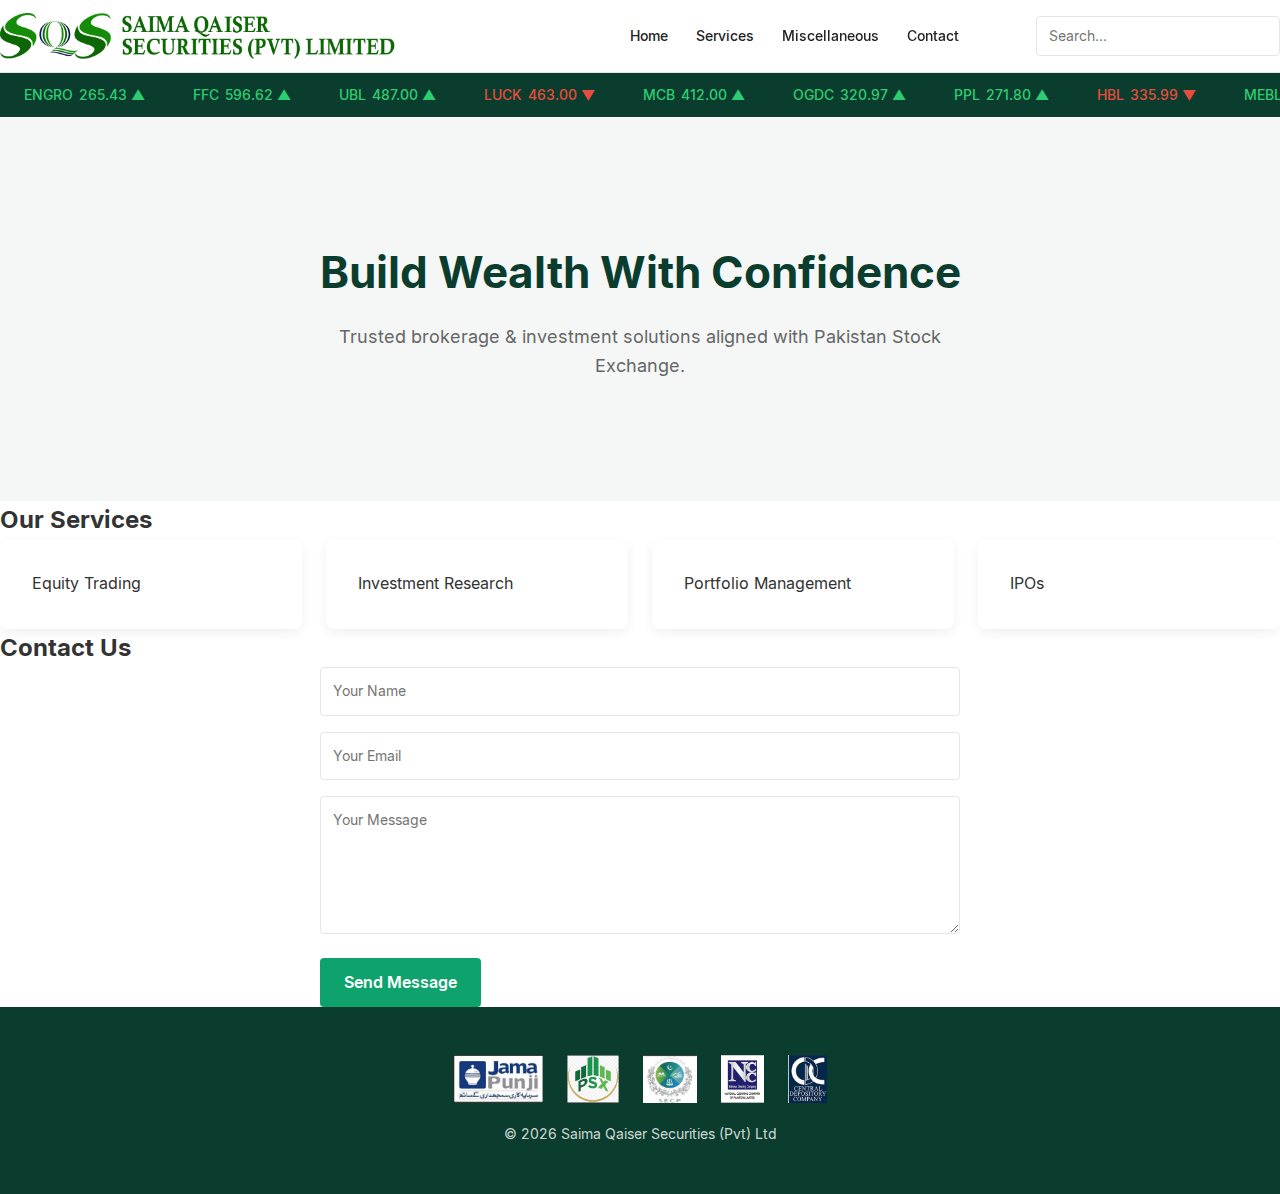
<file: index.html>
<!DOCTYPE html>
<html lang="en">
<head>
  <meta charset="UTF-8" />
  <title>Saima Qaiser Securities (Pvt) Ltd</title>

  <meta name="viewport" content="width=device-width, initial-scale=1" />
  <meta name="description" content="Saima Qaiser Securities (Pvt) Ltd – Pakistan Stock Exchange brokerage & investment services." />
  <meta name="author" content="Saima Qaiser Securities" />

  <!-- Fonts -->
  <link rel="stylesheet" href="assets/fonts/inter/inter.css" />

  <!-- CSS -->
  <link rel="stylesheet" href="assets/css/reset.css" />
  <link rel="stylesheet" href="assets/css/variables.css" />
  <link rel="stylesheet" href="assets/css/animations.css" />
  <link rel="stylesheet" href="assets/css/style.css" />
  <link rel="stylesheet" href="assets/css/responsive.css" />
</head>

<body>

<!-- ================= LOADER ================= -->
<div id="site-loader" aria-hidden="true">
  <div class="loader-spinner"></div>
</div>

<!-- ================= HEADER ================= -->
<header>
  <div class="navbar">
    <div class="logo">
      <img src="assets/images/logo.png" alt="Saima Qaiser Securities Logo" />
    </div>

    <nav aria-label="Main navigation">
      <ul class="nav-menu">
        <li><a href="#">Home</a></li>

        <li>
          <a href="#">Services</a>
          <div class="dropdown-menu">
            <a href="#">Equity Trading</a>
            <a href="#">Investment Research</a>
            <a href="#">Portfolio Management</a>
            <a href="#">IPOs</a>
          </div>
        </li>

        <li>
          <a href="#">Miscellaneous</a>
          <div class="dropdown-menu">
            <a href="disclaimer.html">Disclaimer</a>
            <a href="privacy.html">Privacy Policy</a>
            <a href="risk-disclosure.html">Risk Disclosure</a>
          </div>
        </li>

        <li><a href="#contact">Contact</a></li>
      </ul>
    </nav>

    <div class="site-search">
      <input type="text" id="siteSearch" placeholder="Search..." aria-label="Search site" />
    </div>

    <div class="hamburger" aria-label="Menu" aria-expanded="false">
      <span></span>
      <span></span>
      <span></span>
    </div>
  </div>
</header>

<!-- ================= TICKER ================= -->
<div class="ticker" aria-label="Pakistan Stock Exchange ticker">
  <div class="ticker-track">
    <div class="ticker-item up">ENGRO <span>265.43 ▲</span></div>
    <div class="ticker-item up">FFC <span>596.62 ▲</span></div>
    <div class="ticker-item up">UBL <span>487.00 ▲</span></div>
    <div class="ticker-item down">LUCK <span>463.00 ▼</span></div>
    <div class="ticker-item up">MCB <span>412.00 ▲</span></div>
    <div class="ticker-item up">OGDC <span>320.97 ▲</span></div>
    <div class="ticker-item up">PPL <span>271.80 ▲</span></div>
    <div class="ticker-item down">HBL <span>335.99 ▼</span></div>
    <div class="ticker-item up">MEBL <span>479.99 ▲</span></div>
    <div class="ticker-item up">PAEL <span>56.24 ▲</span></div>
  </div>
</div>

<!-- ================= HERO ================= -->
<section class="hero">
  <div class="hero-content">
    <h1>Build Wealth With Confidence</h1>
    <p>
      Trusted brokerage & investment solutions aligned with Pakistan Stock Exchange.
    </p>
  </div>
</section>

<!-- ================= SERVICES ================= -->
<section>
  <div class="section-title">
    <h2>Our Services</h2>
  </div>

  <div class="cards">
    <div class="card">Equity Trading</div>
    <div class="card">Investment Research</div>
    <div class="card">Portfolio Management</div>
    <div class="card">IPOs</div>
  </div>
</section>

<!-- ================= CONTACT ================= -->
<section id="contact" class="section-dark">
  <div class="section-title">
    <h2>Contact Us</h2>
  </div>

  <form class="contact-form" id="contactForm" novalidate>
    <input type="text" name="name" placeholder="Your Name" required />
    <input type="email" name="email" placeholder="Your Email" required />
    <textarea name="message" placeholder="Your Message" rows="5" required></textarea>
    <button type="submit">Send Message</button>
    <p id="contact-status" role="status" aria-live="polite"></p>
  </form>
</section>

<!-- ================= FOOTER ================= -->
<footer>
  <div class="footer-logos">
    <a href="https://www.jamapunji.pk/" target="_blank" rel="noopener">
      <img src="assets/images/jama-punji.png" alt="JamaPunji" />
    </a>
    <a href="https://www.psx.com.pk/" target="_blank" rel="noopener">
      <img src="assets/images/psx.png" alt="Pakistan Stock Exchange" />
    </a>
    <a href="https://www.secp.gov.pk/" target="_blank" rel="noopener">
      <img src="assets/images/secp.png" alt="SECP" />
    </a>
    <a href="https://www.nccpl.com.pk/" target="_blank" rel="noopener">
      <img src="assets/images/nccpl.png" alt="NCCPL" />
    </a>
    <a href="https://www.cdcpakistan.com/" target="_blank" rel="noopener">
      <img src="assets/images/CDC.png" alt="CDC Pakistan" />
    </a>
  </div>

  <p style="text-align:center;margin-top:20px;">
    © 2026 Saima Qaiser Securities (Pvt) Ltd
  </p>
</footer>

<!-- ================= JS ================= -->
<script src="assets/js/loader.js"></script>
<script src="assets/js/animations.js"></script>
<script src="assets/js/search.js"></script>
<script src="assets/js/ticker.js"></script>
<script src="assets/js/contact.js"></script>
<script src="assets/js/main.js"></script>

</body>
</html>
</file>
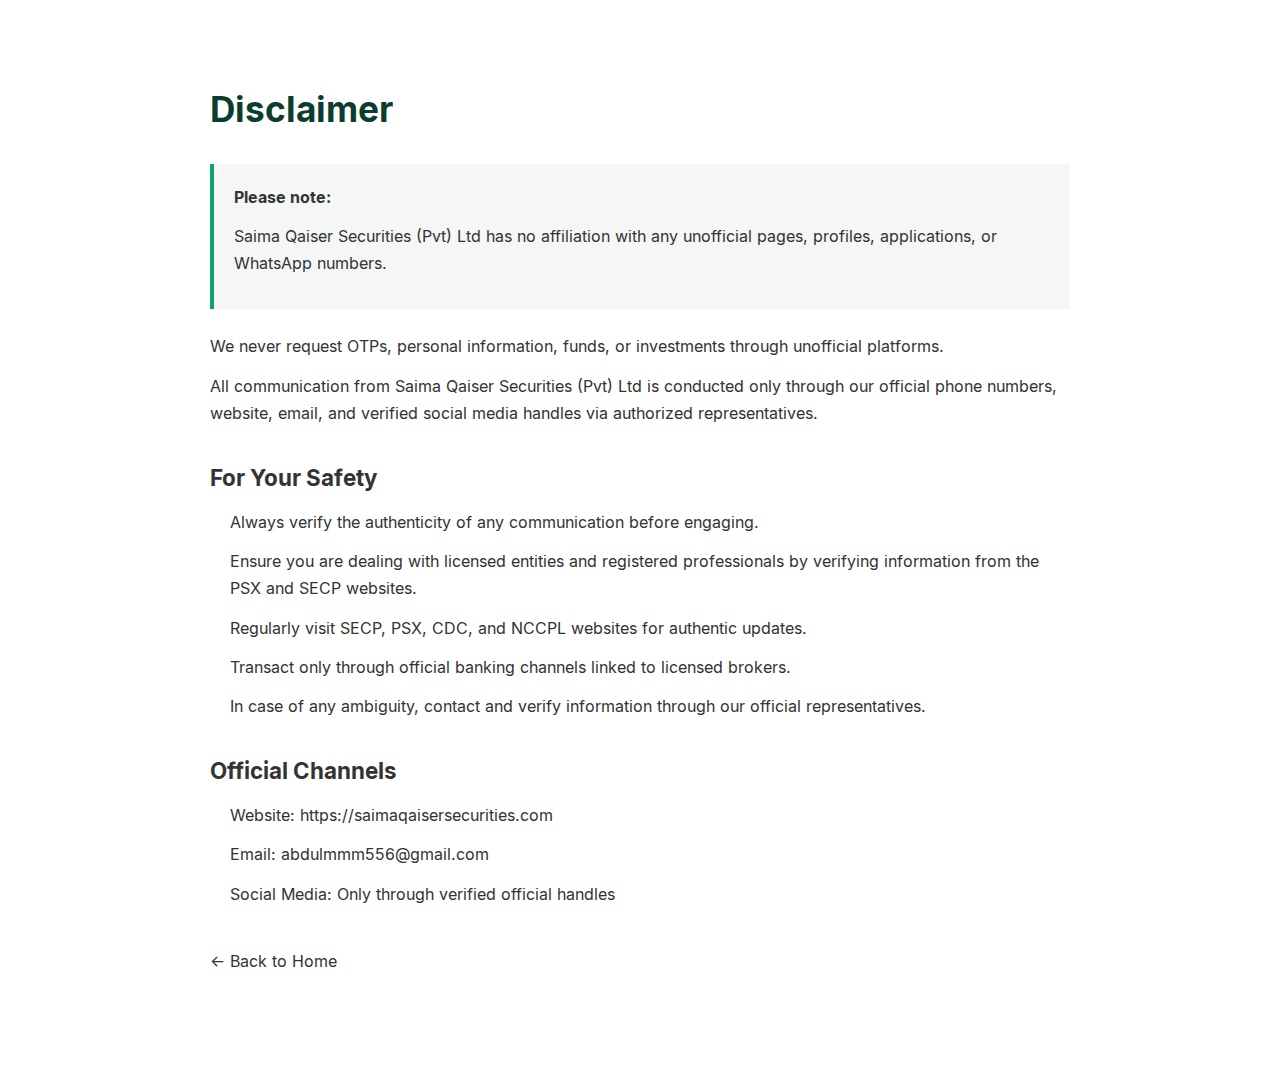
<file: disclaimer.html>
<!DOCTYPE html>
<html lang="en">
<head>
  <meta charset="UTF-8" />
  <title>Disclaimer | Saima Qaiser Securities</title>

  <meta name="viewport" content="width=device-width, initial-scale=1" />
  <meta name="description" content="Official disclaimer of Saima Qaiser Securities (Pvt) Ltd." />
  <meta name="robots" content="index, follow" />

  <!-- Fonts -->
  <link rel="stylesheet" href="assets/fonts/inter/inter.css" />

  <!-- CSS -->
  <link rel="stylesheet" href="assets/css/reset.css" />
  <link rel="stylesheet" href="assets/css/variables.css" />
  <link rel="stylesheet" href="assets/css/style.css" />
  <link rel="stylesheet" href="assets/css/responsive.css" />

  <style>
    .legal-page {
      max-width: 900px;
      margin: 0 auto;
      padding: 80px 20px;
      line-height: 1.7;
    }

    .legal-page h1 {
      font-size: 2.2rem;
      margin-bottom: 24px;
      color: #0b3d2e;
    }

    .legal-page h2 {
      font-size: 1.4rem;
      margin-top: 32px;
      margin-bottom: 12px;
    }

    .legal-page p,
    .legal-page li {
      color: #333;
      margin-bottom: 12px;
    }

    .legal-page ul {
      padding-left: 20px;
    }

    .legal-highlight {
      background: #f4f7f6;
      padding: 20px;
      border-left: 4px solid #0ea36c;
      margin: 24px 0;
    }
  </style>
</head>

<body>

  <main class="legal-page">
    <h1>Disclaimer</h1>

    <div class="legal-highlight">
      <p><strong>Please note:</strong></p>
      <p>
        Saima Qaiser Securities (Pvt) Ltd has no affiliation with any unofficial pages,
        profiles, applications, or WhatsApp numbers.
      </p>
    </div>

    <p>
      We never request OTPs, personal information, funds, or investments through
      unofficial platforms.
    </p>

    <p>
      All communication from Saima Qaiser Securities (Pvt) Ltd is conducted only through
      our official phone numbers, website, email, and verified social media handles via
      authorized representatives.
    </p>

    <h2>For Your Safety</h2>
    <ul>
      <li>Always verify the authenticity of any communication before engaging.</li>
      <li>
        Ensure you are dealing with licensed entities and registered professionals by
        verifying information from the PSX and SECP websites.
      </li>
      <li>
        Regularly visit SECP, PSX, CDC, and NCCPL websites for authentic updates.
      </li>
      <li>
        Transact only through official banking channels linked to licensed brokers.
      </li>
      <li>
        In case of any ambiguity, contact and verify information through our official
        representatives.
      </li>
    </ul>

    <h2>Official Channels</h2>
    <ul>
      <li>
        Website:
        <a href="https://saimaqaisersecurities.com" target="_blank" rel="noopener">
          https://saimaqaisersecurities.com
        </a>
      </li>
      <li>
        Email:
        <a href="mailto:abdulmmm556@gmail.com">
          abdulmmm556@gmail.com
        </a>
      </li>
      <li>
        Social Media:
        Only through verified official handles
      </li>
    </ul>

    <p style="margin-top:40px;">
      <a href="index.html">← Back to Home</a>
    </p>
  </main>

</body>
</html>
</file>
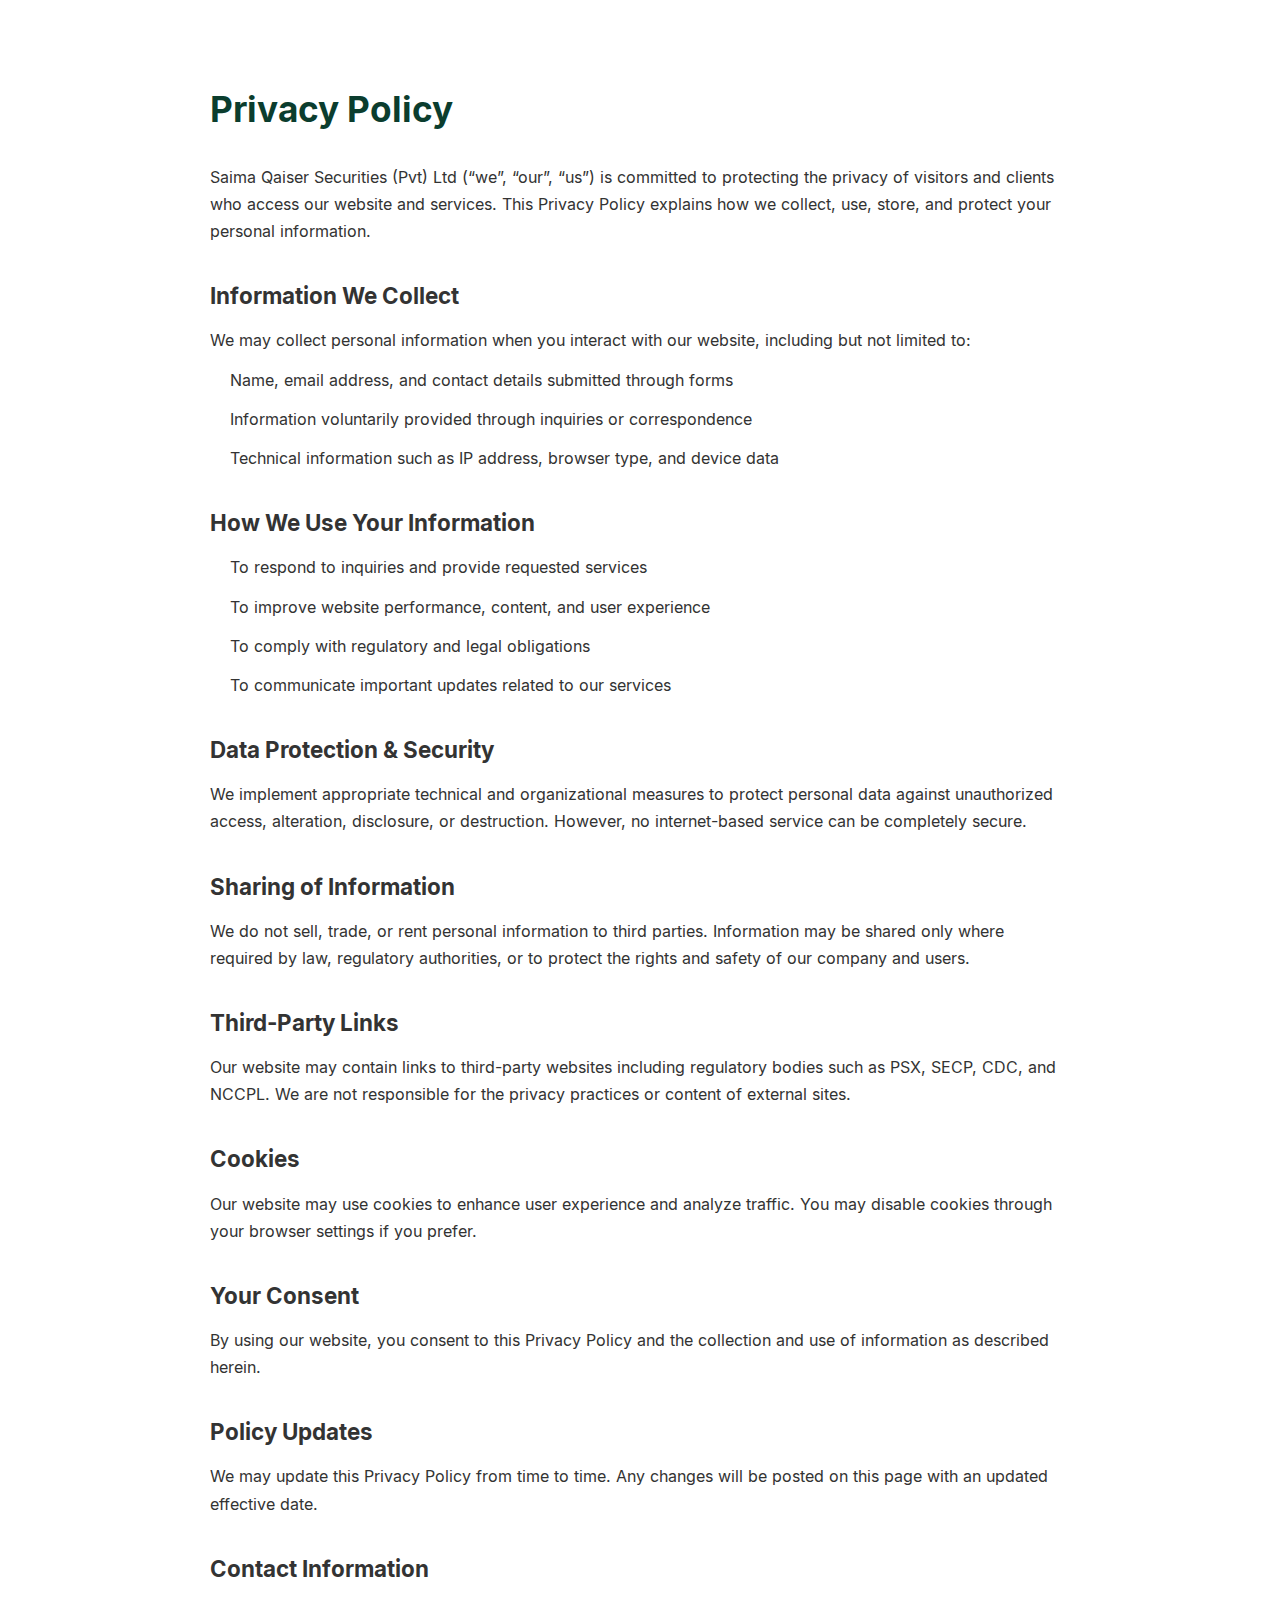
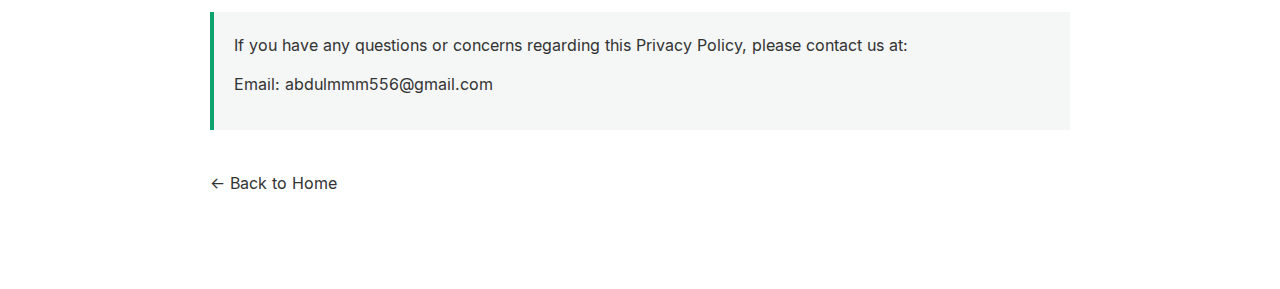
<file: privacy.html>
<!DOCTYPE html>
<html lang="en">
<head>
  <meta charset="UTF-8" />
  <title>Privacy Policy | Saima Qaiser Securities</title>

  <meta name="viewport" content="width=device-width, initial-scale=1" />
  <meta name="description" content="Privacy Policy of Saima Qaiser Securities (Pvt) Ltd explaining how user information is collected, used, and protected." />
  <meta name="robots" content="index, follow" />

  <!-- Fonts -->
  <link rel="stylesheet" href="assets/fonts/inter/inter.css" />

  <!-- CSS -->
  <link rel="stylesheet" href="assets/css/reset.css" />
  <link rel="stylesheet" href="assets/css/variables.css" />
  <link rel="stylesheet" href="assets/css/style.css" />
  <link rel="stylesheet" href="assets/css/responsive.css" />

  <style>
    .legal-page {
      max-width: 900px;
      margin: 0 auto;
      padding: 80px 20px;
      line-height: 1.7;
    }

    .legal-page h1 {
      font-size: 2.2rem;
      margin-bottom: 24px;
      color: #0b3d2e;
    }

    .legal-page h2 {
      font-size: 1.4rem;
      margin-top: 32px;
      margin-bottom: 12px;
    }

    .legal-page p,
    .legal-page li {
      color: #333333;
      margin-bottom: 12px;
    }

    .legal-page ul {
      padding-left: 20px;
    }

    .legal-highlight {
      background: #f4f7f6;
      padding: 20px;
      border-left: 4px solid #0ea36c;
      margin: 24px 0;
    }
  </style>
</head>

<body>

  <main class="legal-page">
    <h1>Privacy Policy</h1>

    <p>
      Saima Qaiser Securities (Pvt) Ltd (“we”, “our”, “us”) is committed to protecting
      the privacy of visitors and clients who access our website and services.
      This Privacy Policy explains how we collect, use, store, and protect
      your personal information.
    </p>

    <h2>Information We Collect</h2>
    <p>
      We may collect personal information when you interact with our website,
      including but not limited to:
    </p>
    <ul>
      <li>Name, email address, and contact details submitted through forms</li>
      <li>Information voluntarily provided through inquiries or correspondence</li>
      <li>Technical information such as IP address, browser type, and device data</li>
    </ul>

    <h2>How We Use Your Information</h2>
    <ul>
      <li>To respond to inquiries and provide requested services</li>
      <li>To improve website performance, content, and user experience</li>
      <li>To comply with regulatory and legal obligations</li>
      <li>To communicate important updates related to our services</li>
    </ul>

    <h2>Data Protection & Security</h2>
    <p>
      We implement appropriate technical and organizational measures to protect
      personal data against unauthorized access, alteration, disclosure, or destruction.
      However, no internet-based service can be completely secure.
    </p>

    <h2>Sharing of Information</h2>
    <p>
      We do not sell, trade, or rent personal information to third parties.
      Information may be shared only where required by law, regulatory authorities,
      or to protect the rights and safety of our company and users.
    </p>

    <h2>Third-Party Links</h2>
    <p>
      Our website may contain links to third-party websites including regulatory bodies
      such as PSX, SECP, CDC, and NCCPL. We are not responsible for the privacy practices
      or content of external sites.
    </p>

    <h2>Cookies</h2>
    <p>
      Our website may use cookies to enhance user experience and analyze traffic.
      You may disable cookies through your browser settings if you prefer.
    </p>

    <h2>Your Consent</h2>
    <p>
      By using our website, you consent to this Privacy Policy and the collection
      and use of information as described herein.
    </p>

    <h2>Policy Updates</h2>
    <p>
      We may update this Privacy Policy from time to time. Any changes will be
      posted on this page with an updated effective date.
    </p>

    <h2>Contact Information</h2>
    <div class="legal-highlight">
      <p>
        If you have any questions or concerns regarding this Privacy Policy,
        please contact us at:
      </p>
      <p>
        Email:
        <a href="mailto:abdulmmm556@gmail.com">
          abdulmmm556@gmail.com
        </a>
      </p>
    </div>

    <p style="margin-top:40px;">
      <a href="index.html">← Back to Home</a>
    </p>
  </main>

</body>
</html>
</file>
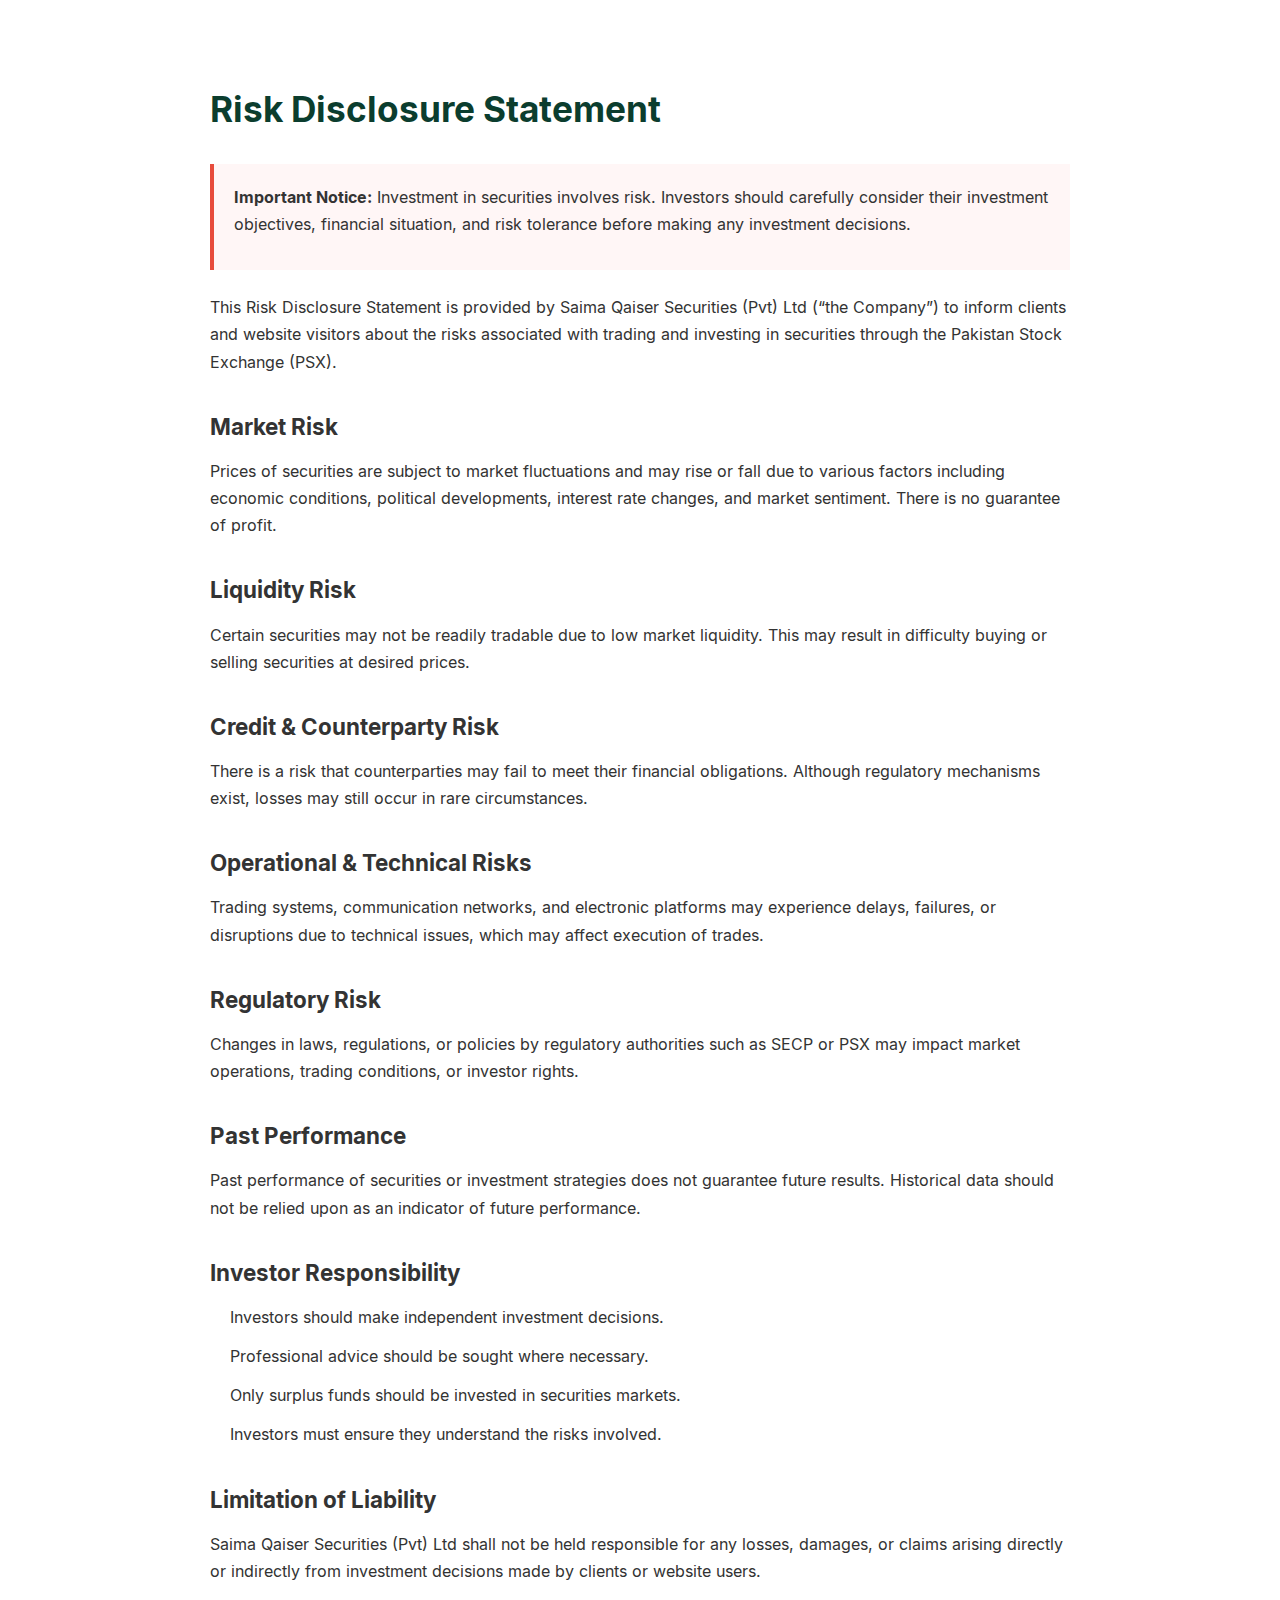
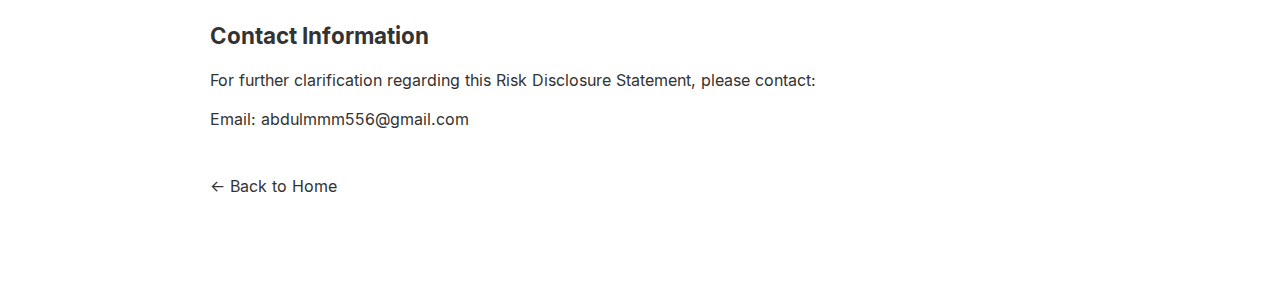
<file: risk-disclosure.html>
<!DOCTYPE html>
<html lang="en">
<head>
  <meta charset="UTF-8" />
  <title>Risk Disclosure | Saima Qaiser Securities</title>

  <meta name="viewport" content="width=device-width, initial-scale=1" />
  <meta name="description" content="Risk Disclosure statement of Saima Qaiser Securities (Pvt) Ltd outlining investment risks associated with securities trading." />
  <meta name="robots" content="index, follow" />

  <!-- Fonts -->
  <link rel="stylesheet" href="assets/fonts/inter/inter.css" />

  <!-- CSS -->
  <link rel="stylesheet" href="assets/css/reset.css" />
  <link rel="stylesheet" href="assets/css/variables.css" />
  <link rel="stylesheet" href="assets/css/style.css" />
  <link rel="stylesheet" href="assets/css/responsive.css" />

  <style>
    .legal-page {
      max-width: 900px;
      margin: 0 auto;
      padding: 80px 20px;
      line-height: 1.7;
    }

    .legal-page h1 {
      font-size: 2.2rem;
      margin-bottom: 24px;
      color: #0b3d2e;
    }

    .legal-page h2 {
      font-size: 1.4rem;
      margin-top: 32px;
      margin-bottom: 12px;
    }

    .legal-page p,
    .legal-page li {
      color: #333333;
      margin-bottom: 12px;
    }

    .legal-page ul {
      padding-left: 20px;
    }

    .risk-highlight {
      background: #fff6f6;
      padding: 20px;
      border-left: 4px solid #e74c3c;
      margin: 24px 0;
    }
  </style>
</head>

<body>

  <main class="legal-page">
    <h1>Risk Disclosure Statement</h1>

    <div class="risk-highlight">
      <p>
        <strong>Important Notice:</strong>  
        Investment in securities involves risk. Investors should carefully consider
        their investment objectives, financial situation, and risk tolerance before
        making any investment decisions.
      </p>
    </div>

    <p>
      This Risk Disclosure Statement is provided by Saima Qaiser Securities (Pvt) Ltd
      (“the Company”) to inform clients and website visitors about the risks associated
      with trading and investing in securities through the Pakistan Stock Exchange (PSX).
    </p>

    <h2>Market Risk</h2>
    <p>
      Prices of securities are subject to market fluctuations and may rise or fall due
      to various factors including economic conditions, political developments,
      interest rate changes, and market sentiment. There is no guarantee of profit.
    </p>

    <h2>Liquidity Risk</h2>
    <p>
      Certain securities may not be readily tradable due to low market liquidity.
      This may result in difficulty buying or selling securities at desired prices.
    </p>

    <h2>Credit & Counterparty Risk</h2>
    <p>
      There is a risk that counterparties may fail to meet their financial obligations.
      Although regulatory mechanisms exist, losses may still occur in rare circumstances.
    </p>

    <h2>Operational & Technical Risks</h2>
    <p>
      Trading systems, communication networks, and electronic platforms may experience
      delays, failures, or disruptions due to technical issues, which may affect
      execution of trades.
    </p>

    <h2>Regulatory Risk</h2>
    <p>
      Changes in laws, regulations, or policies by regulatory authorities such as SECP
      or PSX may impact market operations, trading conditions, or investor rights.
    </p>

    <h2>Past Performance</h2>
    <p>
      Past performance of securities or investment strategies does not guarantee future
      results. Historical data should not be relied upon as an indicator of future performance.
    </p>

    <h2>Investor Responsibility</h2>
    <ul>
      <li>Investors should make independent investment decisions.</li>
      <li>Professional advice should be sought where necessary.</li>
      <li>Only surplus funds should be invested in securities markets.</li>
      <li>Investors must ensure they understand the risks involved.</li>
    </ul>

    <h2>Limitation of Liability</h2>
    <p>
      Saima Qaiser Securities (Pvt) Ltd shall not be held responsible for any losses,
      damages, or claims arising directly or indirectly from investment decisions made
      by clients or website users.
    </p>

    <h2>Contact Information</h2>
    <p>
      For further clarification regarding this Risk Disclosure Statement, please contact:
    </p>
    <p>
      Email:
      <a href="mailto:abdulmmm556@gmail.com">
        abdulmmm556@gmail.com
      </a>
    </p>

    <p style="margin-top:40px;">
      <a href="index.html">← Back to Home</a>
    </p>
  </main>

</body>
</html>
</file>
<file: assets/fonts/inter/inter.css>
/* =========================================================
   INTER FONT FAMILY – OPTIMIZED
   Project: Saima Qaiser Securities
   ========================================================= */

/* ===============================
   Variable Font (Primary)
   =============================== */

@font-face {
  font-family: "Inter";
  src: url("./InterVariable.woff2") format("woff2");
  font-weight: 100 900;
  font-style: normal;
  font-display: swap;
}

@font-face {
  font-family: "Inter";
  src: url("./InterVariable-Italic.woff2") format("woff2");
  font-weight: 100 900;
  font-style: italic;
  font-display: swap;
}

/* ===============================
   Static Fallbacks (Safety)
   =============================== */

@font-face {
  font-family: "Inter";
  src: url("./Inter-Regular.woff2") format("woff2");
  font-weight: 400;
  font-style: normal;
  font-display: swap;
}

@font-face {
  font-family: "Inter";
  src: url("./Inter-Medium.woff2") format("woff2");
  font-weight: 500;
  font-style: normal;
  font-display: swap;
}

@font-face {
  font-family: "Inter";
  src: url("./Inter-SemiBold.woff2") format("woff2");
  font-weight: 600;
  font-style: normal;
  font-display: swap;
}

@font-face {
  font-family: "Inter";
  src: url("./Inter-Bold.woff2") format("woff2");
  font-weight: 700;
  font-style: normal;
  font-display: swap;
}
</file>
<file: assets/css/variables.css>
/* =========================================================
   VARIABLES.CSS — DESIGN SYSTEM
   Project: Saima Qaiser Securities
   Purpose: Centralized theming & consistency
   ========================================================= */

:root {

  /* =====================================================
     BRAND COLORS
     ===================================================== */

  --color-primary: #0b3d2e;        /* Deep green (finance trust) */
  --color-secondary: #0ea36c;      /* Accent green */
  --color-accent: #1abc9c;

  --color-danger: #e74c3c;
  --color-success: #2ecc71;
  --color-warning: #f39c12;
  --color-info: #3498db;

  /* =====================================================
     NEUTRALS
     ===================================================== */

  --color-black: #111111;
  --color-dark: #222222;
  --color-text: #333333;
  --color-muted: #666666;
  --color-border: #e5e5e5;

  --color-bg: #ffffff;
  --color-bg-light: #f4f7f6;
  --color-bg-dark: #0b3d2e;

  /* =====================================================
     TYPOGRAPHY
     ===================================================== */

  --font-family-base: "Inter", system-ui, -apple-system, BlinkMacSystemFont, sans-serif;

  --font-size-xs: 0.75rem;   /* 12px */
  --font-size-sm: 0.875rem;  /* 14px */
  --font-size-base: 1rem;    /* 16px */
  --font-size-md: 1.125rem;  /* 18px */
  --font-size-lg: 1.25rem;   /* 20px */
  --font-size-xl: 1.5rem;    /* 24px */
  --font-size-xxl: 2rem;     /* 32px */
  --font-size-hero: 2.75rem; /* Hero */

  --font-weight-thin: 100;
  --font-weight-light: 300;
  --font-weight-regular: 400;
  --font-weight-medium: 500;
  --font-weight-semibold: 600;
  --font-weight-bold: 700;
  --font-weight-extrabold: 800;
  --font-weight-black: 900;

  --line-height-tight: 1.25;
  --line-height-base: 1.6;
  --line-height-loose: 1.8;

  /* =====================================================
     LAYOUT
     ===================================================== */

  --max-width-xs: 480px;
  --max-width-sm: 640px;
  --max-width-md: 960px;
  --max-width-lg: 1140px;
  --max-width-xl: 1280px;

  --container-padding: 20px;

  /* =====================================================
     SPACING SCALE (8pt system)
     ===================================================== */

  --space-xxs: 4px;
  --space-xs: 8px;
  --space-sm: 12px;
  --space-md: 16px;
  --space-lg: 24px;
  --space-xl: 32px;
  --space-xxl: 48px;
  --space-hero: 80px;

  /* =====================================================
     BORDERS & RADIUS
     ===================================================== */

  --radius-sm: 4px;
  --radius-md: 6px;
  --radius-lg: 8px;
  --radius-xl: 12px;
  --radius-pill: 999px;

  --border-width: 1px;

  /* =====================================================
     SHADOWS
     ===================================================== */

  --shadow-xs: 0 2px 6px rgba(0,0,0,0.05);
  --shadow-sm: 0 4px 12px rgba(0,0,0,0.06);
  --shadow-md: 0 10px 30px rgba(0,0,0,0.08);
  --shadow-lg: 0 20px 50px rgba(0,0,0,0.12);

  /* =====================================================
     TRANSITIONS & ANIMATIONS
     ===================================================== */

  --transition-fast: 0.15s ease-in-out;
  --transition-base: 0.3s ease;
  --transition-slow: 0.6s ease;

  /* =====================================================
     Z-INDEX SCALE
     ===================================================== */

  --z-negative: -1;
  --z-base: 1;
  --z-dropdown: 100;
  --z-sticky: 500;
  --z-modal: 1000;
  --z-loader: 2000;

  /* =====================================================
     COMPONENT-SPECIFIC
     ===================================================== */

  --header-height: 72px;
  --ticker-height: 44px;

  --focus-ring-color: var(--color-secondary);
}
</file>
<file: assets/css/animations.css>
/* =========================================================
   ANIMATIONS.CSS — PRODUCTION GRADE
   Project: Saima Qaiser Securities
   Purpose: Motion, transitions & UX polish
   ========================================================= */


/* =========================================================
   GLOBAL TRANSITIONS
   ========================================================= */

a,
button,
input,
textarea {
  transition:
    color var(--transition-fast),
    background-color var(--transition-fast),
    border-color var(--transition-fast),
    box-shadow var(--transition-fast),
    transform var(--transition-fast);
}


/* =========================================================
   LOADER ANIMATION
   ========================================================= */

#site-loader {
  position: fixed;
  inset: 0;
  background-color: #ffffff;
  display: flex;
  align-items: center;
  justify-content: center;
  z-index: var(--z-loader);
  transition: opacity 0.6s ease;
}

.loader-spinner {
  width: 52px;
  height: 52px;
  border: 4px solid var(--color-border);
  border-top-color: var(--color-secondary);
  border-radius: 50%;
  animation: loader-spin 0.9s linear infinite;
}

@keyframes loader-spin {
  to {
    transform: rotate(360deg);
  }
}


/* =========================================================
   PAGE LOAD / FADE IN
   ========================================================= */

.page-loaded main,
.page-loaded header,
.page-loaded footer,
.page-loaded section {
  animation: pageFadeIn 0.6s ease both;
}

@keyframes pageFadeIn {
  from {
    opacity: 0;
    transform: translateY(8px);
  }
  to {
    opacity: 1;
    transform: translateY(0);
  }
}


/* =========================================================
   SCROLL REVEAL (JS HOOK)
   ========================================================= */

.reveal {
  opacity: 0;
  transform: translateY(30px);
}

.reveal.is-visible {
  opacity: 1;
  transform: translateY(0);
  transition:
    opacity 0.8s ease,
    transform 0.8s ease;
}


/* =========================================================
   DROPDOWN MENU ANIMATION
   ========================================================= */

.dropdown-menu {
  opacity: 0;
  transform: translateY(8px);
  pointer-events: none;
  transition:
    opacity 0.25s ease,
    transform 0.25s ease;
}

.nav-menu li:hover > .dropdown-menu {
  opacity: 1;
  transform: translateY(0);
  pointer-events: auto;
}


/* =========================================================
   MOBILE MENU ANIMATION (JS TOGGLED)
   ========================================================= */

.mobile-nav {
  animation: slideDown 0.35s ease both;
}

@keyframes slideDown {
  from {
    opacity: 0;
    transform: translateY(-12px);
  }
  to {
    opacity: 1;
    transform: translateY(0);
  }
}


/* =========================================================
   CARD HOVER MOTION
   ========================================================= */

.card {
  transition:
    transform var(--transition-base),
    box-shadow var(--transition-base);
}

.card:hover {
  transform: translateY(-6px);
  box-shadow: var(--shadow-md);
}


/* =========================================================
   TICKER ANIMATION
   ========================================================= */

@keyframes ticker-scroll {
  from {
    transform: translateX(0);
  }
  to {
    transform: translateX(-50%);
  }
}


/* =========================================================
   BUTTON MICRO-INTERACTIONS
   ========================================================= */

button:hover {
  transform: translateY(-1px);
}

button:active {
  transform: translateY(0);
}


/* =========================================================
   FOCUS ANIMATION (ACCESSIBILITY)
   ========================================================= */

:focus-visible {
  transition: outline-offset 0.15s ease;
}


/* =========================================================
   REDUCED MOTION (WCAG AA)
   ========================================================= */

@media (prefers-reduced-motion: reduce) {

  *,
  *::before,
  *::after {
    animation: none !important;
    transition: none !important;
  }

}
</file>
<file: assets/css/style.css>
/* =========================================================
   STYLE.CSS — MAIN SITE STYLES
   Project: Saima Qaiser Securities
   ========================================================= */


/* =========================================================
   BASE
   ========================================================= */

html {
  scroll-behavior: smooth;
}

body {
  font-family: var(--font-family-base);
  font-size: var(--font-size-base);
  line-height: var(--line-height-base);
  color: var(--color-text);
  background-color: var(--color-bg);
  -webkit-font-smoothing: antialiased;
}


/* =========================================================
   LAYOUT HELPERS
   ========================================================= */

.container {
  max-width: var(--max-width-xl);
  margin-inline: auto;
  padding-inline: var(--container-padding);
}

.section {
  padding: var(--space-hero) 0;
}

.section--light {
  background-color: var(--color-bg-light);
}

.section__title {
  text-align: center;
  margin-bottom: var(--space-xl);
}

.section__title h2 {
  font-size: var(--font-size-xl);
  font-weight: var(--font-weight-semibold);
  color: var(--color-primary);
}


/* =========================================================
   HEADER & NAVBAR
   ========================================================= */

header {
  position: sticky;
  top: 0;
  z-index: var(--z-sticky);
  background-color: var(--color-bg);
  border-bottom: 1px solid var(--color-border);
}

.navbar {
  height: var(--header-height);
  display: flex;
  align-items: center;
  justify-content: space-between;
}

.logo img {
  height: 46px;
}


/* =========================================================
   NAVIGATION
   ========================================================= */

.nav-menu {
  display: flex;
  align-items: center;
  gap: var(--space-lg);
}

.nav-menu > li {
  position: relative;
}

.nav-menu a {
  font-weight: var(--font-weight-medium);
  font-size: var(--font-size-sm);
  color: var(--color-dark);
  padding: 6px 2px;
}

.nav-menu a:hover {
  color: var(--color-secondary);
}


/* =========================================================
   DROPDOWN MENU
   ========================================================= */

.dropdown-menu {
  position: absolute;
  top: 100%;
  left: 0;
  min-width: 220px;
  background-color: var(--color-bg);
  border: 1px solid var(--color-border);
  border-radius: var(--radius-md);
  box-shadow: var(--shadow-sm);
  padding: var(--space-xs) 0;
}

.dropdown-menu a {
  display: block;
  padding: 10px 16px;
  font-size: var(--font-size-sm);
  color: var(--color-text);
}

.dropdown-menu a:hover {
  background-color: var(--color-bg-light);
  color: var(--color-primary);
}


/* =========================================================
   HAMBURGER MENU
   ========================================================= */

.hamburger {
  display: none;
  flex-direction: column;
  gap: 5px;
  cursor: pointer;
}

.hamburger span {
  width: 26px;
  height: 3px;
  background-color: var(--color-dark);
  border-radius: 2px;
}


/* =========================================================
   SEARCH
   ========================================================= */

.site-search input {
  padding: 8px 12px;
  border: 1px solid var(--color-border);
  border-radius: var(--radius-sm);
  font-size: var(--font-size-sm);
}


/* =========================================================
   TICKER
   ========================================================= */

.ticker {
  background-color: var(--color-primary);
  color: #ffffff;
  overflow: hidden;
  height: var(--ticker-height);
}

.ticker-track {
  display: inline-flex;
  align-items: center;
  height: 100%;
  animation: ticker-scroll 40s linear infinite;
}

.ticker:hover .ticker-track {
  animation-play-state: paused;
}

.ticker-item {
  display: flex;
  align-items: center;
  gap: 6px;
  padding: 0 var(--space-lg);
  font-size: var(--font-size-sm);
  font-weight: var(--font-weight-medium);
  white-space: nowrap;
}

.ticker-item.up {
  color: var(--color-success);
}

.ticker-item.down {
  color: var(--color-danger);
}


/* =========================================================
   HERO
   ========================================================= */

.hero {
  background-color: var(--color-bg-light);
  padding: 120px 0;
  text-align: center;
}

.hero h1 {
  font-size: var(--font-size-hero);
  font-weight: var(--font-weight-bold);
  color: var(--color-primary);
  margin-bottom: var(--space-md);
}

.hero p {
  max-width: 680px;
  margin-inline: auto;
  font-size: var(--font-size-md);
  color: var(--color-muted);
}


/* =========================================================
   CARDS / SERVICES
   ========================================================= */

.cards {
  display: grid;
  grid-template-columns: repeat(auto-fit, minmax(260px, 1fr));
  gap: var(--space-lg);
}

.card {
  background-color: var(--color-bg);
  border-radius: var(--radius-lg);
  padding: var(--space-xl);
  box-shadow: var(--shadow-sm);
}

.card h3 {
  font-size: var(--font-size-md);
  margin-bottom: var(--space-sm);
}

.card p {
  color: var(--color-muted);
  font-size: var(--font-size-sm);
}


/* =========================================================
   CONTACT FORM
   ========================================================= */

.contact-form {
  max-width: 640px;
  margin-inline: auto;
}

.contact-form input,
.contact-form textarea {
  width: 100%;
  padding: 12px;
  margin-bottom: var(--space-md);
  border: 1px solid var(--color-border);
  border-radius: var(--radius-sm);
  font-size: var(--font-size-sm);
}

.contact-form button {
  background-color: var(--color-secondary);
  color: #ffffff;
  padding: 12px 24px;
  border-radius: var(--radius-sm);
  font-weight: var(--font-weight-semibold);
}

.contact-form button:hover {
  background-color: #0c8c5c;
}


/* =========================================================
   FOOTER
   ========================================================= */

footer {
  background-color: var(--color-bg-dark);
  color: #ffffff;
  padding: var(--space-xxl) 0;
}

.footer-logos {
  display: flex;
  justify-content: center;
  gap: var(--space-lg);
  flex-wrap: wrap;
}

.footer-logos img {
  height: 48px;
}

footer p {
  text-align: center;
  margin-top: var(--space-lg);
  font-size: var(--font-size-sm);
  color: rgba(255,255,255,0.8);
}
</file>
<file: assets/css/responsive.css>
/* =========================================================
   RESPONSIVE.CSS — MOBILE & DEVICE ADAPTATION
   Project: Saima Qaiser Securities
   ========================================================= */


/* =========================================================
   LARGE TABLETS / SMALL LAPTOPS (≤ 1200px)
   ========================================================= */

@media (max-width: 1200px) {

  .container {
    max-width: var(--max-width-lg);
  }

  .hero {
    padding: 100px 0;
  }

  .hero h1 {
    font-size: 2.4rem;
  }

}


/* =========================================================
   TABLETS (≤ 992px)
   ========================================================= */

@media (max-width: 992px) {

  /* Header */
  .navbar {
    height: 64px;
  }

  /* Navigation */
  .nav-menu {
    display: none;
    position: absolute;
    top: 100%;
    left: 0;
    right: 0;
    background-color: var(--color-bg);
    flex-direction: column;
    padding: var(--space-md) 0;
    border-bottom: 1px solid var(--color-border);
  }

  .nav-menu.mobile-nav {
    display: flex;
  }

  .nav-menu > li {
    padding: 8px 20px;
  }

  .nav-menu a {
    font-size: var(--font-size-base);
  }

  /* Dropdown */
  .dropdown-menu {
    position: static;
    box-shadow: none;
    border: none;
    padding-left: 12px;
  }

  /* Hamburger */
  .hamburger {
    display: flex;
  }

  /* Search */
  .site-search {
    display: none;
  }

  /* Ticker */
  .ticker {
    font-size: var(--font-size-sm);
  }

  /* Hero */
  .hero {
    padding: 90px 0;
  }

  .hero h1 {
    font-size: 2.1rem;
  }

}


/* =========================================================
   LARGE PHONES (≤ 768px)
   ========================================================= */

@media (max-width: 768px) {

  .section {
    padding: 64px 0;
  }

  .section__title h2 {
    font-size: 1.5rem;
  }

  .hero {
    padding: 80px 0;
  }

  .hero h1 {
    font-size: 1.9rem;
  }

  .hero p {
    font-size: var(--font-size-base);
  }

  /* Cards */
  .cards {
    gap: var(--space-md);
  }

  /* Footer */
  .footer-logos img {
    height: 42px;
  }

}


/* =========================================================
   SMALL PHONES (≤ 576px)
   ========================================================= */

@media (max-width: 576px) {

  body {
    font-size: 15px;
  }

  .navbar {
    padding-inline: 14px;
  }

  .logo img {
    height: 40px;
  }

  .hero {
    padding: 70px 0;
  }

  .hero h1 {
    font-size: 1.7rem;
  }

  .contact-form {
    padding-inline: 8px;
  }

  .contact-form button {
    width: 100%;
  }

}


/* =========================================================
   VERY SMALL DEVICES (≤ 360px)
   ========================================================= */

@media (max-width: 360px) {

  .hero h1 {
    font-size: 1.5rem;
  }

  .ticker-item {
    padding: 0 12px;
  }

}
</file>
